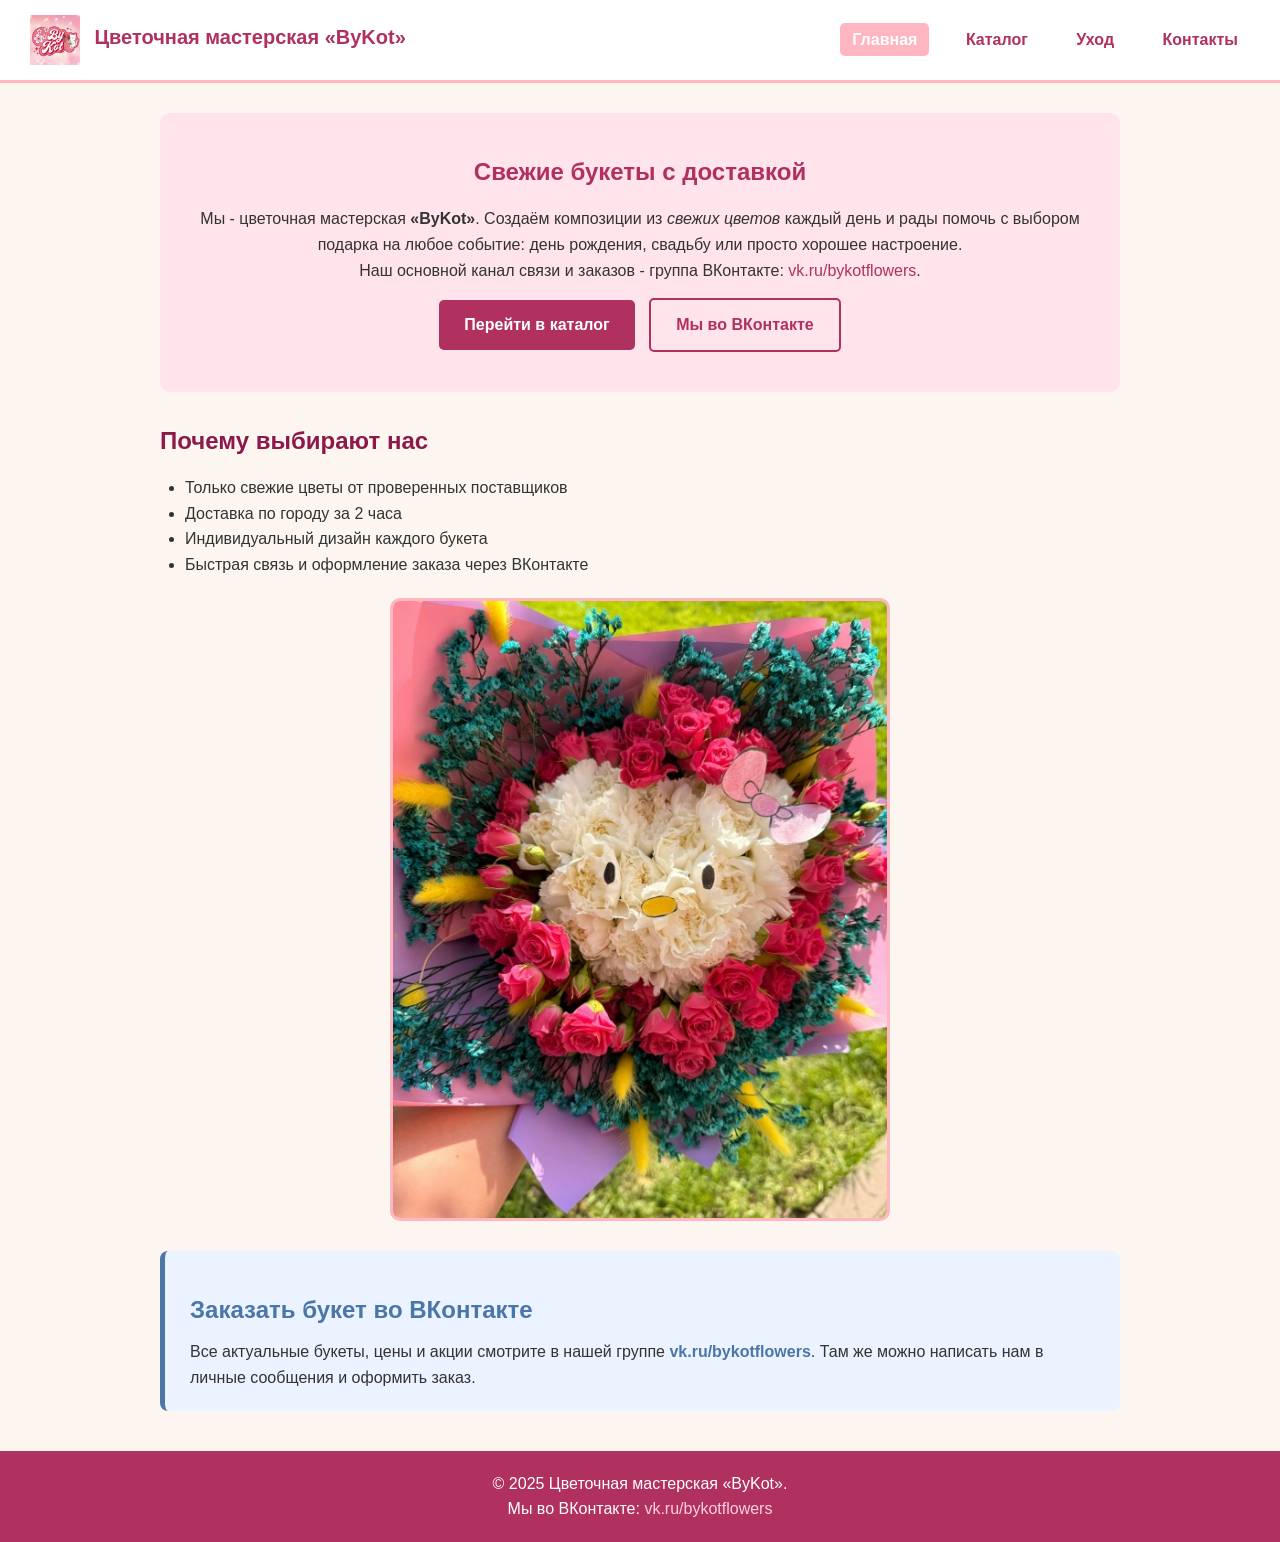
<file: lab2/index.html>
<!DOCTYPE html>
<html lang="ru">
<head>
    <meta charset="UTF-8">
    <meta name="viewport" content="width=device-width, initial-scale=1.0">
    <title>Цветочная мастерская «ByKot» — Главная</title>
    <link rel="stylesheet" href="style.css">
</head>
<body>

    <header class="site-header">
        <div class="logo">
            <img src="images/logo.jpg" alt="Логотип цветочной мастерской «ByKot»">
            <span>Цветочная мастерская «ByKot»</span>
        </div>
        <nav class="main-nav">
            <a href="index.html" class="active">Главная</a>
            <a href="catalog.html">Каталог</a>
            <a href="care.html">Уход</a>
            <a href="contacts.html">Контакты</a>
        </nav>
    </header>

    <main>
        <section class="hero">
            <h1>Свежие букеты с доставкой</h1>
            <p>
                Мы - цветочная мастерская <strong>«ByKot»</strong>.
                Создаём композиции из <em>свежих цветов</em> каждый день
                и рады помочь с выбором подарка на любое событие:
                день рождения, свадьбу или просто хорошее настроение.
            </p>
            <p>
                Наш основной канал связи и заказов - группа ВКонтакте:
                <a href="https://vk.ru/bykotflowers" target="_blank">vk.ru/bykotflowers</a>.
            </p>
            <a href="catalog.html" class="btn">Перейти в каталог</a>
            <a href="https://vk.ru/bykotflowers" target="_blank" class="btn btn-outline">Мы во ВКонтакте</a>
        </section>

        <section class="about">
            <h2>Почему выбирают нас</h2>
            <ul>
                <li>Только свежие цветы от проверенных поставщиков</li>
                <li>Доставка по городу за 2 часа</li>
                <li>Индивидуальный дизайн каждого букета</li>
                <li>Быстрая связь и оформление заказа через ВКонтакте</li>
            </ul>
            <img src="images/bouquet1.jpg" alt="Букет 'Hello Kitty'" class="about-img">
        </section>

        <section class="vk-block">
            <h2>Заказать букет во ВКонтакте</h2>
            <p>
                Все актуальные букеты, цены и акции смотрите в нашей группе
                <a href="https://vk.ru/bykotflowers" target="_blank">vk.ru/bykotflowers</a>.
                Там же можно написать нам в личные сообщения и оформить заказ.
            </p>
        </section>
    </main>

    <footer class="site-footer">
        <p>&copy; 2025 Цветочная мастерская «ByKot».</p>
        <p>
            Мы во ВКонтакте:
            <a href="https://vk.ru/bykotflowers" target="_blank">vk.ru/bykotflowers</a>
        </p>
    </footer>

</body>
</html>
</file>
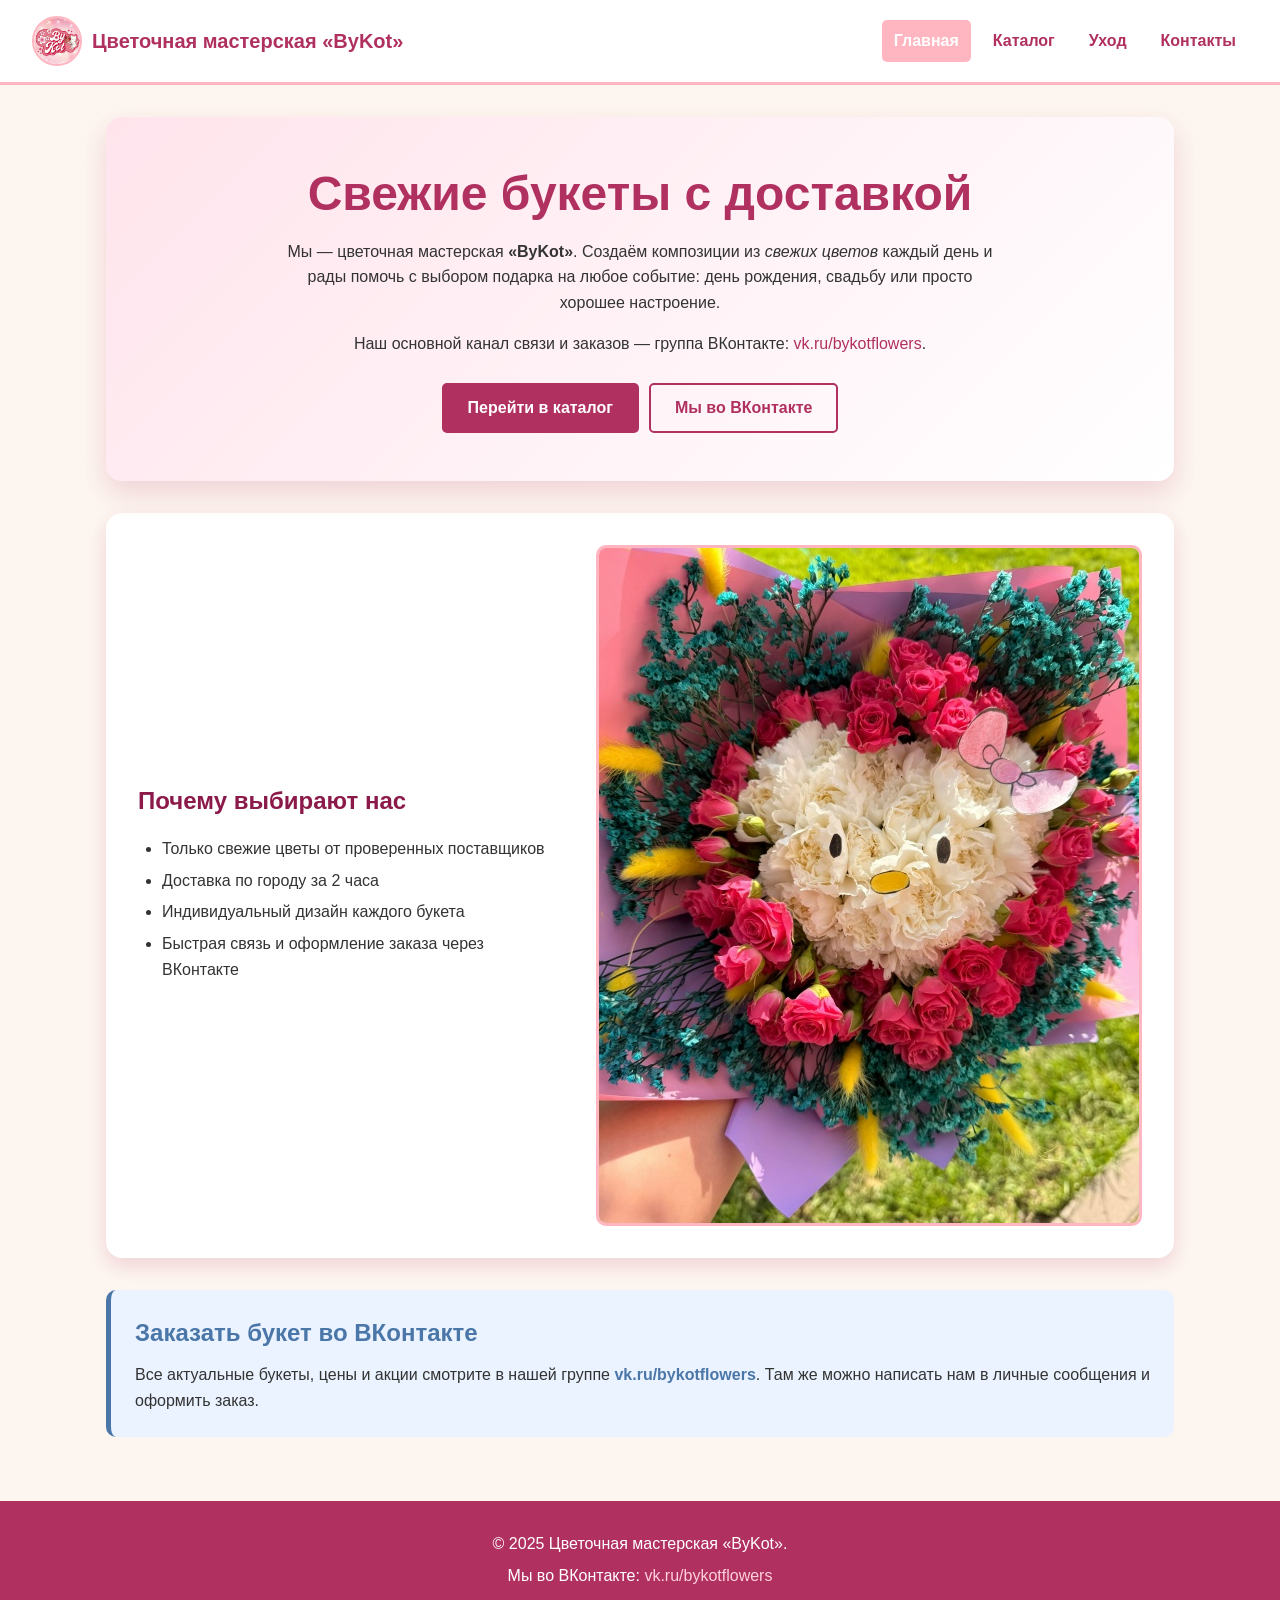
<file: lab4/index.html>
<!DOCTYPE html>
<html lang="ru">
<head>
    <meta charset="UTF-8">
    <meta name="viewport" content="width=device-width, initial-scale=1.0">
    <title>Цветочная мастерская «ByKot» — Главная</title>
    <link rel="stylesheet" href="style.css">
</head>
<body>

    <header class="header">
        <div class="header__logo logo">
            <img class="logo__image" src="images/logo.jpg" alt="Логотип цветочной мастерской «ByKot»">
            <span class="logo__text">Цветочная мастерская «ByKot»</span>
        </div>
        <nav class="nav" aria-label="Основная навигация">
            <a href="index.html" class="nav__link nav__link--active">Главная</a>
            <a href="catalog.html" class="nav__link">Каталог</a>
            <a href="care.html" class="nav__link">Уход</a>
            <a href="contacts.html" class="nav__link">Контакты</a>
        </nav>
    </header>

    <main class="main main--home">
        <section class="hero">
            <div class="hero__petals" aria-hidden="true">
                <span class="hero__petal hero__petal--1"></span>
                <span class="hero__petal hero__petal--2"></span>
                <span class="hero__petal hero__petal--3"></span>
                <span class="hero__petal hero__petal--4"></span>
                <span class="hero__petal hero__petal--5"></span>
            </div>

            <h1 class="hero__title">Свежие букеты с доставкой</h1>
            <p class="hero__text">
                Мы — цветочная мастерская <strong>«ByKot»</strong>.
                Создаём композиции из <em>свежих цветов</em> каждый день
                и рады помочь с выбором подарка на любое событие:
                день рождения, свадьбу или просто хорошее настроение.
            </p>
            <p class="hero__text">
                Наш основной канал связи и заказов — группа ВКонтакте:
                <a href="https://vk.ru/bykotflowers" target="_blank">vk.ru/bykotflowers</a>.
            </p>
            <div class="hero__actions">
                <a href="catalog.html" class="button button--primary">Перейти в каталог</a>
                <a href="https://vk.ru/bykotflowers" target="_blank" class="button button--outline">Мы во ВКонтакте</a>
            </div>
        </section>

        <section class="about">
            <div class="about__content">
                <h2 class="about__title">Почему выбирают нас</h2>
                <ul class="about__list">
                    <li class="about__item">Только свежие цветы от проверенных поставщиков</li>
                    <li class="about__item">Доставка по городу за 2 часа</li>
                    <li class="about__item">Индивидуальный дизайн каждого букета</li>
                    <li class="about__item">Быстрая связь и оформление заказа через ВКонтакте</li>
                </ul>
            </div>
            <img src="images/bouquet1.jpg" alt="Букет «Hello Kitty»" class="about__image">
        </section>

        <section class="vk-block">
            <h2 class="vk-block__title">Заказать букет во ВКонтакте</h2>
            <p class="vk-block__text">
                Все актуальные букеты, цены и акции смотрите в нашей группе
                <a href="https://vk.ru/bykotflowers" target="_blank">vk.ru/bykotflowers</a>.
                Там же можно написать нам в личные сообщения и оформить заказ.
            </p>
        </section>
    </main>

    <footer class="footer">
        <p class="footer__text">&copy; 2025 Цветочная мастерская «ByKot».</p>
        <p class="footer__text">
            Мы во ВКонтакте:
            <a class="footer__link" href="https://vk.ru/bykotflowers" target="_blank">vk.ru/bykotflowers</a>
        </p>
    </footer>

</body>
</html>
</file>
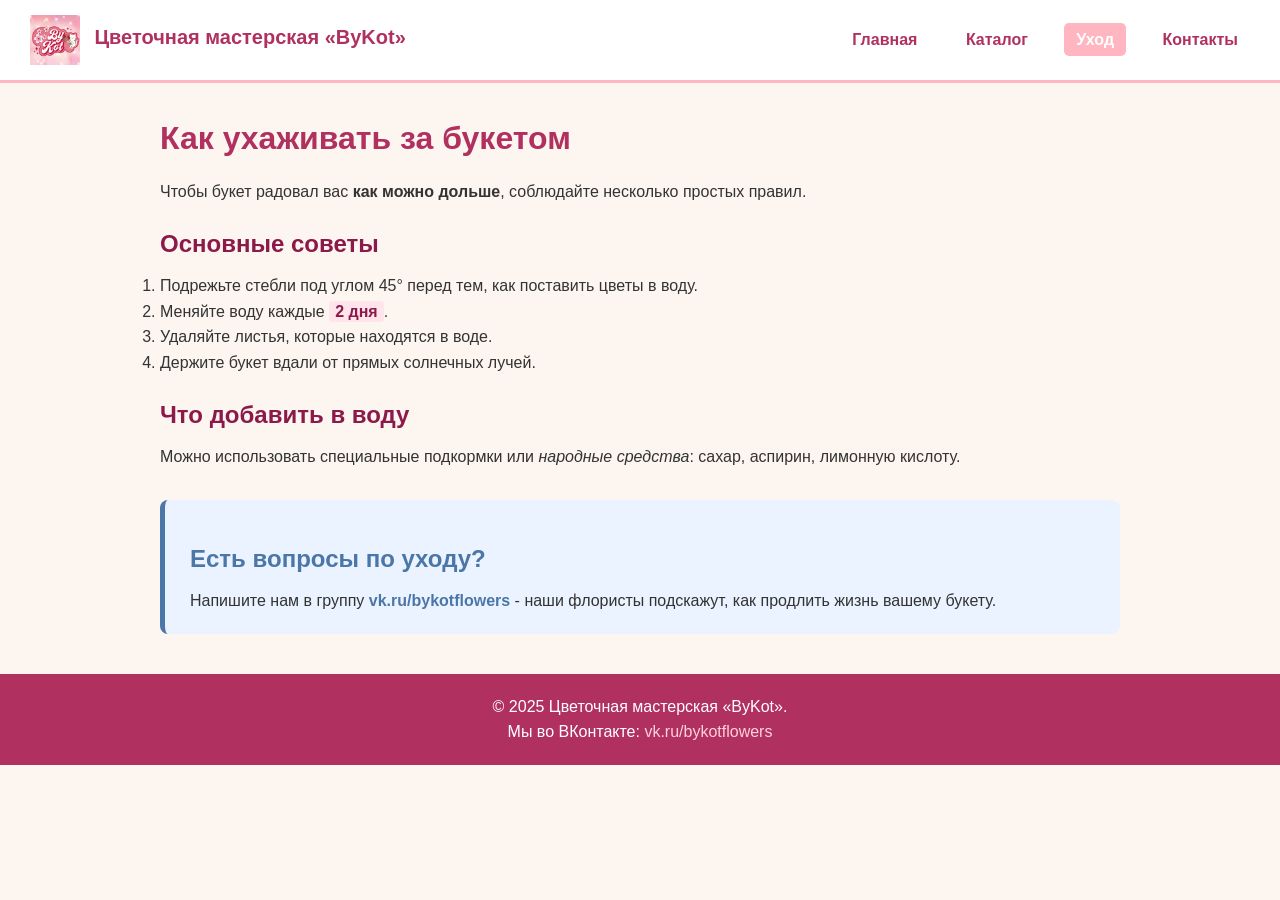
<file: lab2/care.html>
<!DOCTYPE html>
<html lang="ru">
<head>
    <meta charset="UTF-8">
    <meta name="viewport" content="width=device-width, initial-scale=1.0">
    <title>Уход за букетом — Цветочная мастерская «ByKot»</title>
    <link rel="stylesheet" href="style.css">
</head>
<body>

    <header class="site-header">
        <div class="logo">
            <img src="images/logo.jpg" alt="Логотип цветочной мастерской «ByKot»">
            <span>Цветочная мастерская «ByKot»</span>
        </div>
        <nav class="main-nav">
            <a href="index.html">Главная</a>
            <a href="catalog.html">Каталог</a>
            <a href="care.html" class="active">Уход</a>
            <a href="contacts.html">Контакты</a>
        </nav>
    </header>

    <main>
        <h1>Как ухаживать за букетом</h1>
        <p>
            Чтобы букет радовал вас <strong>как можно дольше</strong>,
            соблюдайте несколько простых правил.
        </p>

        <h2>Основные советы</h2>
        <ol>
            <li>Подрежьте стебли под углом 45° перед тем, как поставить цветы в воду.</li>
            <li>Меняйте воду каждые <span class="highlight">2 дня</span>.</li>
            <li>Удаляйте листья, которые находятся в воде.</li>
            <li>Держите букет вдали от прямых солнечных лучей.</li>
        </ol>

        <h2>Что добавить в воду</h2>
        <p>
            Можно использовать специальные подкормки или
            <em>народные средства</em>: сахар, аспирин, лимонную кислоту.
        </p>


        <section class="vk-block">
            <h2>Есть вопросы по уходу?</h2>
            <p>
                Напишите нам в группу
                <a href="https://vk.ru/bykotflowers" target="_blank">vk.ru/bykotflowers</a> -
                наши флористы подскажут, как продлить жизнь вашему букету.
            </p>
        </section>
    </main>

    <footer class="site-footer">
        <p>&copy; 2025 Цветочная мастерская «ByKot».</p>
        <p>
            Мы во ВКонтакте:
            <a href="https://vk.ru/bykotflowers" target="_blank">vk.ru/bykotflowers</a>
        </p>
    </footer>

</body>
</html>
</file>
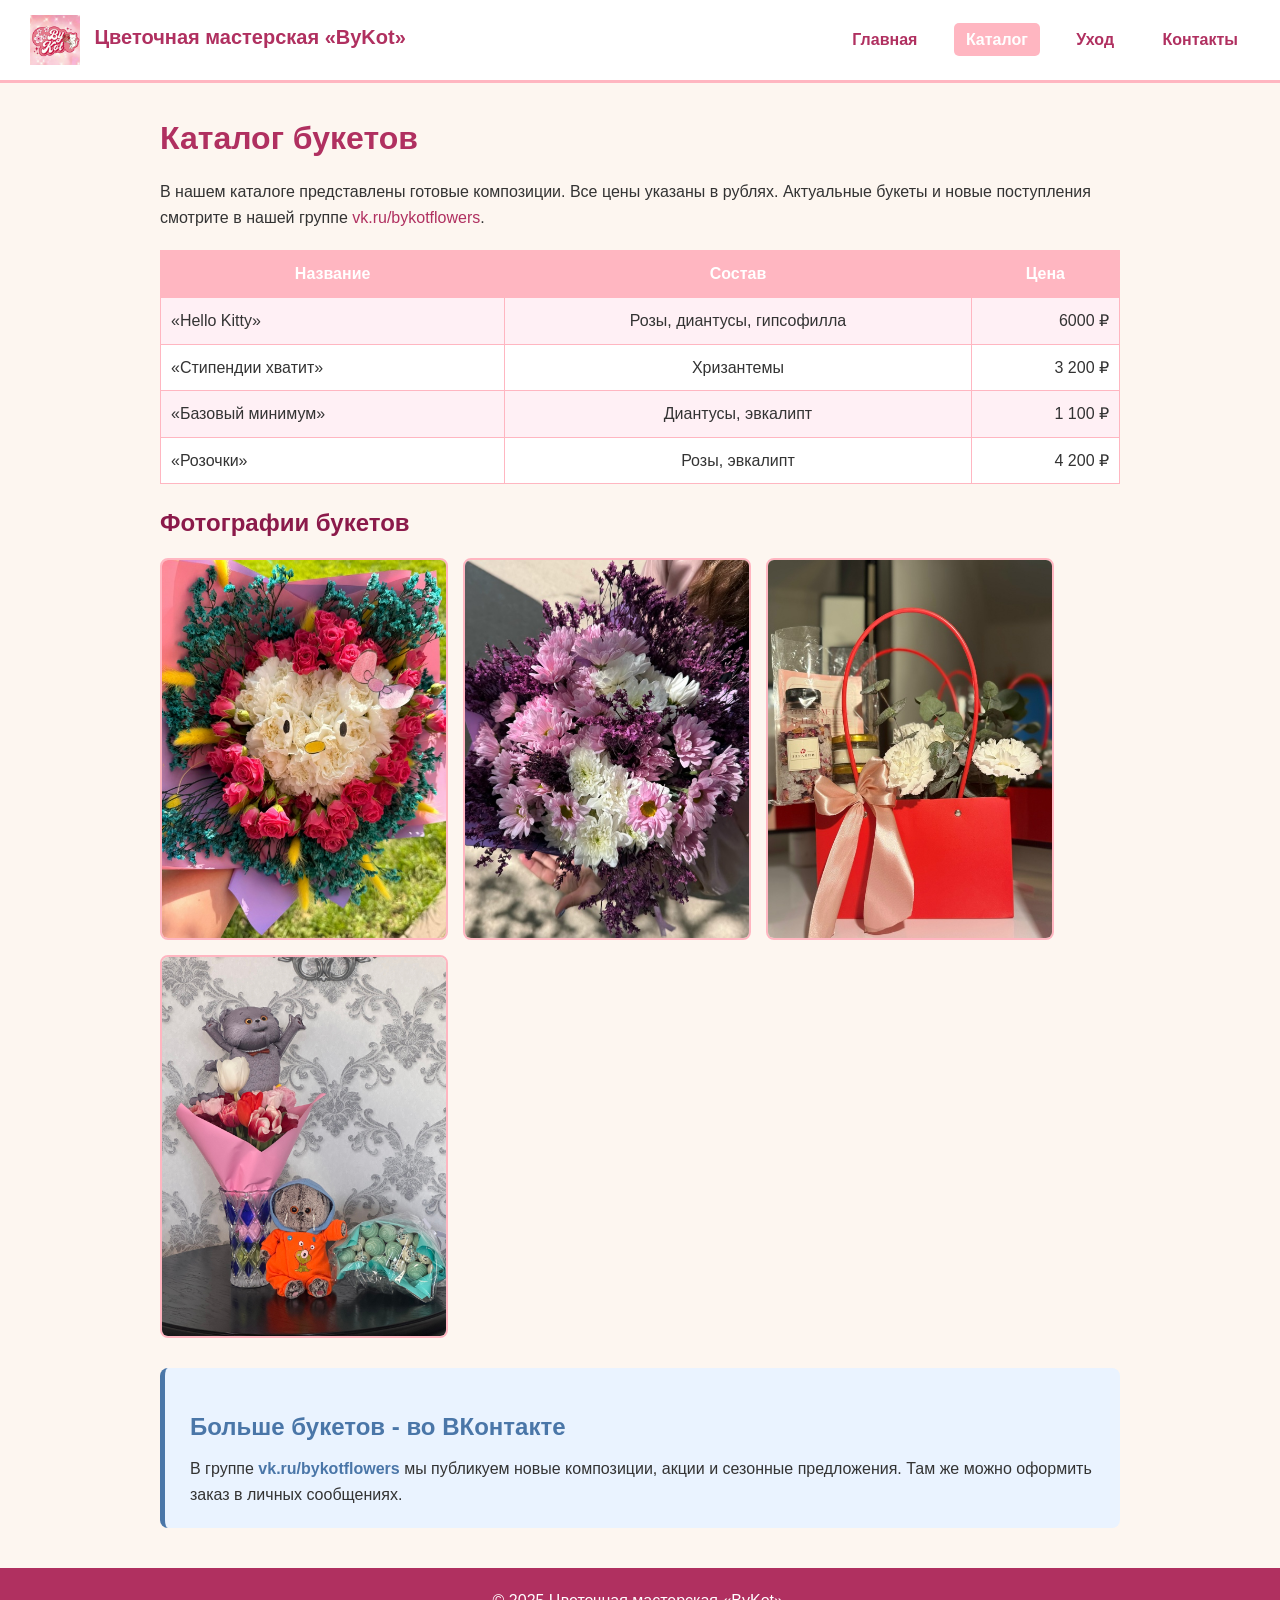
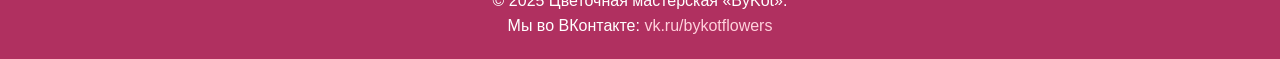
<file: lab2/catalog.html>
<!DOCTYPE html>
<html lang="ru">
<head>
    <meta charset="UTF-8">
    <meta name="viewport" content="width=device-width, initial-scale=1.0">
    <title>Каталог — Цветочная мастерская «ByKot»</title>
    <link rel="stylesheet" href="style.css">
</head>
<body>

    <header class="site-header">
        <div class="logo">
            <img src="images/logo.jpg" alt="Логотип цветочной мастерской «ByKot»">
            <span>Цветочная мастерская «ByKot»</span>
        </div>
        <nav class="main-nav">
            <a href="index.html">Главная</a>
            <a href="catalog.html" class="active">Каталог</a>
            <a href="care.html">Уход</a>
            <a href="contacts.html">Контакты</a>
        </nav>
    </header>

    <main>
        <h1>Каталог букетов</h1>
        <p>
            В нашем каталоге представлены готовые композиции.
            Все цены указаны в рублях. Актуальные букеты и новые поступления
            смотрите в нашей группе
            <a href="https://vk.ru/bykotflowers" target="_blank">vk.ru/bykotflowers</a>.
        </p>

        <table class="price-table">
            <tr>
                <th>Название</th>
                <th>Состав</th>
                <th>Цена</th>
            </tr>
            <tr>
                <td>«Hello Kitty»</td>
                <td>Розы, диантусы, гипсофилла</td>
                <td>6000 ₽</td>
            </tr>
            <tr>
                <td>«Стипендии хватит»</td>
                <td>Хризантемы</td>
                <td>3 200 ₽</td>
            </tr>
            <tr>
                <td>«Базовый минимум»</td>
                <td>Диантусы, эвкалипт</td>
                <td>1 100 ₽</td>
            </tr>
            <tr>
                <td>«Розочки»</td>
                <td>Розы, эвкалипт</td>
                <td>4 200 ₽</td>
            </tr>
        </table>

        <h2>Фотографии букетов</h2>
        <div class="gallery">
            <img src="images/bouquet1.jpg" alt="Букет 'Hello Kitty'">
            <img src="images/bouquet2.jpg" alt="Букет пионов «Стипендии хватит»">
            <img src="images/bouquet3.jpg" alt="Букет подсолнухов «Базовый минимум»">
            <img src="images/bouquet4.jpg" alt="Букет подсолнухов «Розочки»">
        </div>

        <section class="vk-block">
            <h2>Больше букетов - во ВКонтакте</h2>
            <p>
                В группе <a href="https://vk.ru/bykotflowers" target="_blank">vk.ru/bykotflowers</a>
                мы публикуем новые композиции, акции и сезонные предложения.
                Там же можно оформить заказ в личных сообщениях.
            </p>
        </section>
    </main>

    <footer class="site-footer">
        <p>&copy; 2025 Цветочная мастерская «ByKot».</p>
        <p>
            Мы во ВКонтакте:
            <a href="https://vk.ru/bykotflowers" target="_blank">vk.ru/bykotflowers</a>
        </p>
    </footer>

</body>
</html>
</file>
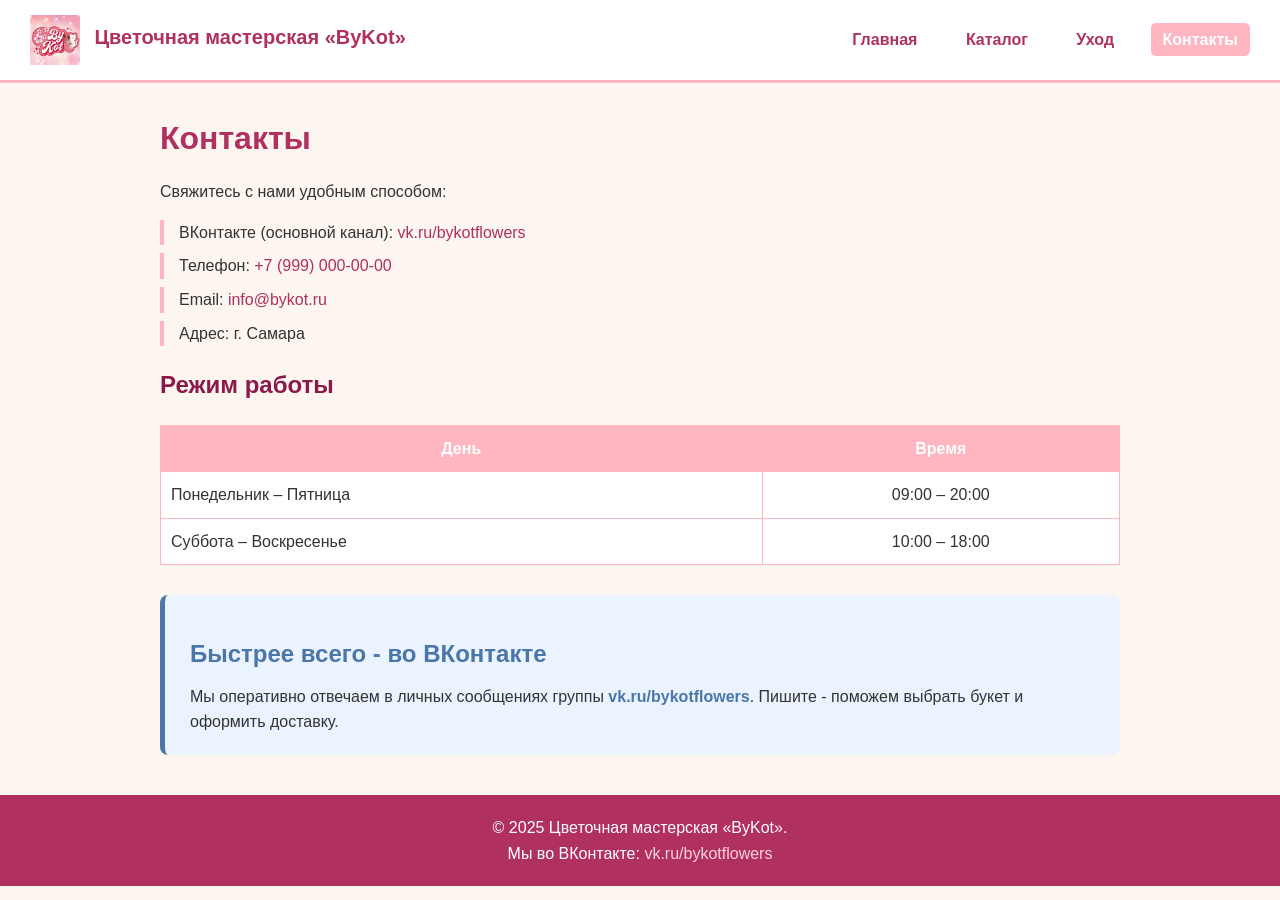
<file: lab2/contacts.html>
<!DOCTYPE html>
<html lang="ru">
<head>
    <meta charset="UTF-8">
    <meta name="viewport" content="width=device-width, initial-scale=1.0">
    <title>Контакты — Цветочная мастерская «ByKot»</title>
    <link rel="stylesheet" href="style.css">
</head>
<body>

    <header class="site-header">
        <div class="logo">
            <img src="images/logo.jpg" alt="Логотип цветочной мастерской «ByKot»">
            <span>Цветочная мастерская «ByKot»</span>
        </div>
        <nav class="main-nav">
            <a href="index.html">Главная</a>
            <a href="catalog.html">Каталог</a>
            <a href="care.html">Уход</a>
            <a href="contacts.html" class="active">Контакты</a>
        </nav>
    </header>

    <main>
        <h1>Контакты</h1>
        <p>Свяжитесь с нами удобным способом:</p>

        <ul class="contacts-list">
            <li>
                ВКонтакте (основной канал):
                <a href="https://vk.ru/bykotflowers" target="_blank">vk.ru/bykotflowers</a>
            </li>
            <li>Телефон: <a href="tel:+79990000000">+7 (999) 000-00-00</a></li>
            <li>Email: <a href="mailto:info@bykot.ru">info@bykot.ru</a></li>
            <li>Адрес: г. Самара</li>
        </ul>

        <h2>Режим работы</h2>
        <table class="work-table">
            <tr>
                <th>День</th>
                <th>Время</th>
            </tr>
            <tr>
                <td>Понедельник – Пятница</td>
                <td>09:00 – 20:00</td>
            </tr>
            <tr>
                <td>Суббота – Воскресенье</td>
                <td>10:00 – 18:00</td>
            </tr>
        </table>

        <section class="vk-block">
            <h2>Быстрее всего - во ВКонтакте</h2>
            <p>
                Мы оперативно отвечаем в личных сообщениях группы
                <a href="https://vk.ru/bykotflowers" target="_blank">vk.ru/bykotflowers</a>.
                Пишите - поможем выбрать букет и оформить доставку.
            </p>
        </section>
    </main>

    <footer class="site-footer">
        <p>&copy; 2025 Цветочная мастерская «ByKot».</p>
        <p>
            Мы во ВКонтакте:
            <a href="https://vk.ru/bykotflowers" target="_blank">vk.ru/bykotflowers</a>
        </p>
    </footer>

</body>
</html>
</file>
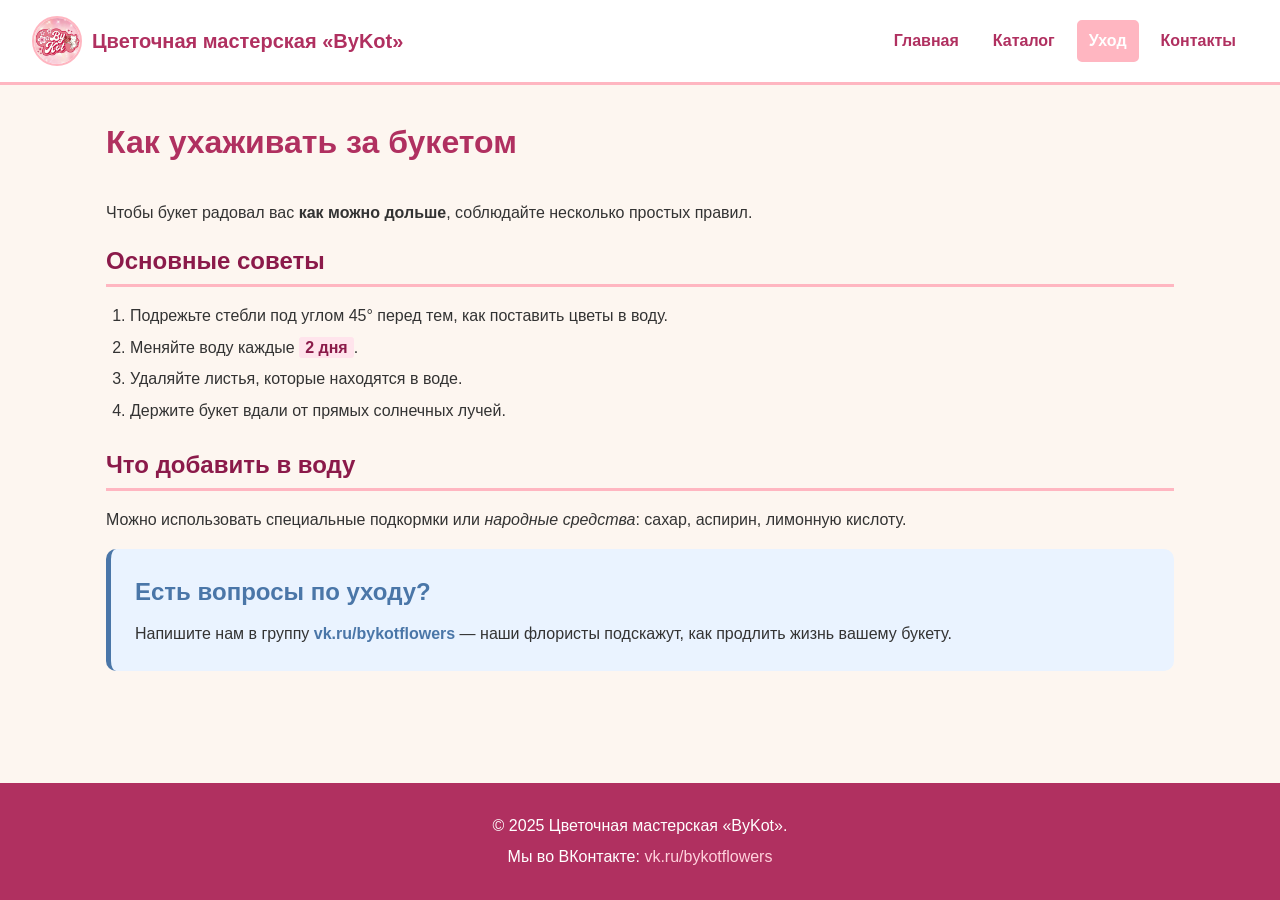
<file: lab4/care.html>
<!DOCTYPE html>
<html lang="ru">
<head>
    <meta charset="UTF-8">
    <meta name="viewport" content="width=device-width, initial-scale=1.0">
    <title>Уход за букетом — Цветочная мастерская «ByKot»</title>
    <link rel="stylesheet" href="style.css">
</head>
<body>

    <header class="header">
        <div class="header__logo logo">
            <img class="logo__image" src="images/logo.jpg" alt="Логотип цветочной мастерской «ByKot»">
            <span class="logo__text">Цветочная мастерская «ByKot»</span>
        </div>
        <nav class="nav" aria-label="Основная навигация">
            <a href="index.html" class="nav__link">Главная</a>
            <a href="catalog.html" class="nav__link">Каталог</a>
            <a href="care.html" class="nav__link nav__link--active">Уход</a>
            <a href="contacts.html" class="nav__link">Контакты</a>
        </nav>
    </header>

    <main class="main main--care">
        <h1 class="page-title">Как ухаживать за букетом</h1>

        <section class="care">
            <p class="care__text">
                Чтобы букет радовал вас <strong>как можно дольше</strong>,
                соблюдайте несколько простых правил.
            </p>

            <h2 class="care__title">Основные советы</h2>
            <ol class="care__list">
                <li class="care__item">Подрежьте стебли под углом 45° перед тем, как поставить цветы в воду.</li>
                <li class="care__item">Меняйте воду каждые <span class="care__highlight">2 дня</span>.</li>
                <li class="care__item">Удаляйте листья, которые находятся в воде.</li>
                <li class="care__item">Держите букет вдали от прямых солнечных лучей.</li>
            </ol>

            <h2 class="care__title">Что добавить в воду</h2>
            <p class="care__text">
                Можно использовать специальные подкормки или
                <em>народные средства</em>: сахар, аспирин, лимонную кислоту.
            </p>
        </section>

        <section class="vk-block">
            <h2 class="vk-block__title">Есть вопросы по уходу?</h2>
            <p class="vk-block__text">
                Напишите нам в группу
                <a href="https://vk.ru/bykotflowers" target="_blank">vk.ru/bykotflowers</a> —
                наши флористы подскажут, как продлить жизнь вашему букету.
            </p>
        </section>
    </main>

    <footer class="footer">
        <p class="footer__text">&copy; 2025 Цветочная мастерская «ByKot».</p>
        <p class="footer__text">
            Мы во ВКонтакте:
            <a class="footer__link" href="https://vk.ru/bykotflowers" target="_blank">vk.ru/bykotflowers</a>
        </p>
    </footer>

</body>
</html>
</file>
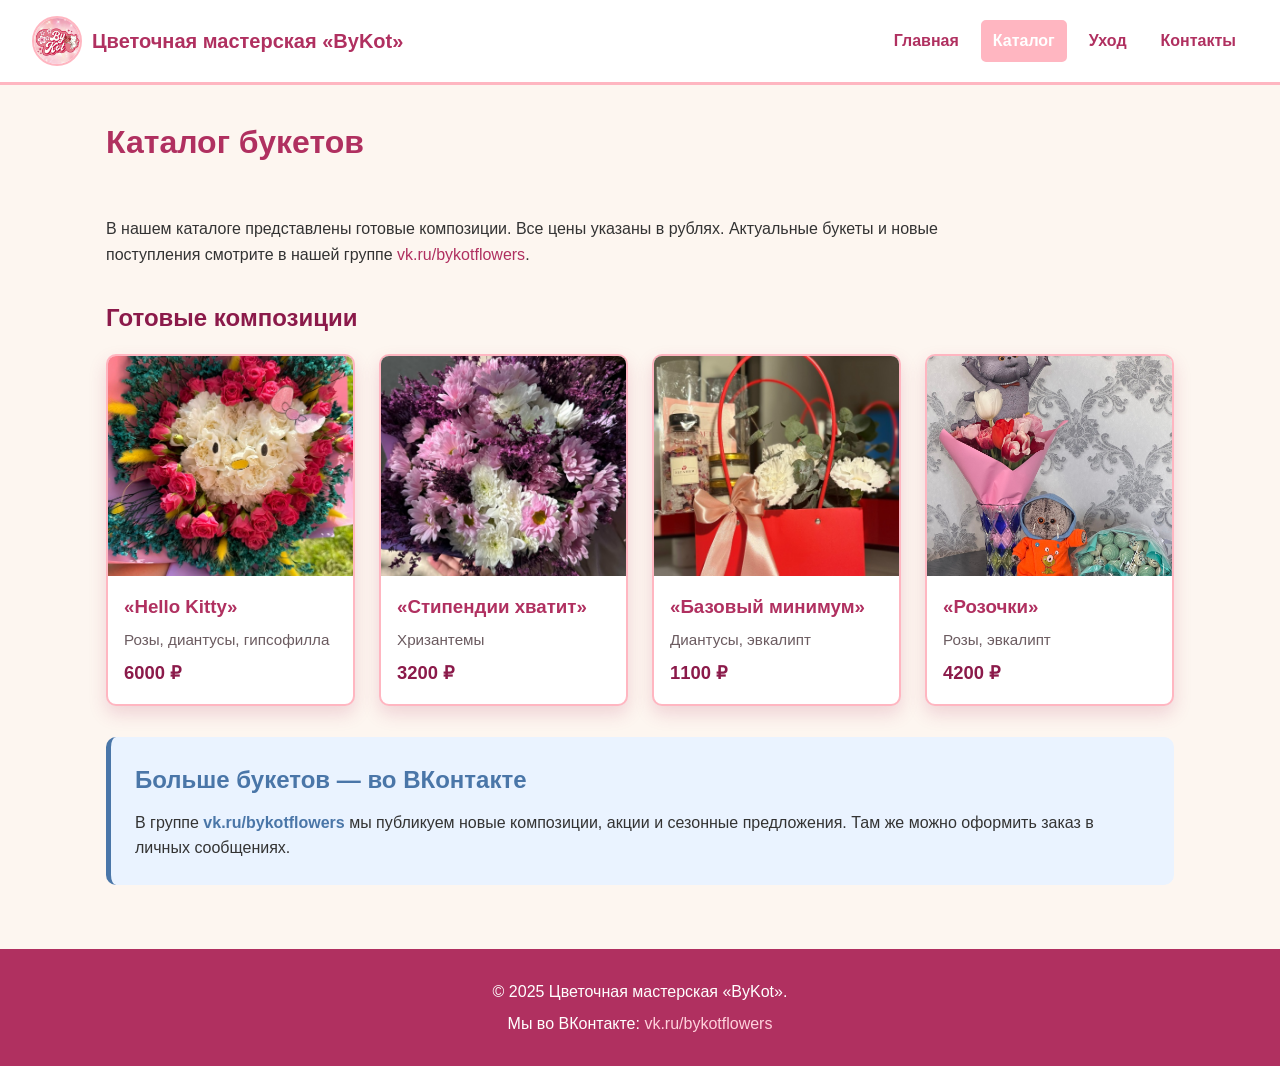
<file: lab4/catalog.html>
<!DOCTYPE html>
<html lang="ru">
<head>
    <meta charset="UTF-8">
    <meta name="viewport" content="width=device-width, initial-scale=1.0">
    <title>Каталог — Цветочная мастерская «ByKot»</title>
    <link rel="stylesheet" href="style.css">
</head>
<body>

    <header class="header">
        <div class="header__logo logo">
            <img class="logo__image" src="images/logo.jpg" alt="Логотип цветочной мастерской «ByKot»">
            <span class="logo__text">Цветочная мастерская «ByKot»</span>
        </div>
        <nav class="nav" aria-label="Основная навигация">
            <a href="index.html" class="nav__link">Главная</a>
            <a href="catalog.html" class="nav__link nav__link--active">Каталог</a>
            <a href="care.html" class="nav__link">Уход</a>
            <a href="contacts.html" class="nav__link">Контакты</a>
        </nav>
    </header>

    <main class="main main--catalog">
        <h1 class="page-title">Каталог букетов</h1>
        <p class="catalog__intro">
            В нашем каталоге представлены готовые композиции.
            Все цены указаны в рублях. Актуальные букеты и новые поступления
            смотрите в нашей группе
            <a href="https://vk.ru/bykotflowers" target="_blank">vk.ru/bykotflowers</a>.
        </p>

        <section class="catalog" aria-labelledby="catalog-title">
            <h2 class="catalog__title" id="catalog-title">Готовые композиции</h2>

            <div class="catalog__grid">
                <article class="bouquet-card">
                    <img src="images/bouquet1.jpg" alt="Букет «Hello Kitty»" class="bouquet-card__image">
                    <div class="bouquet-card__body">
                        <h3 class="bouquet-card__title">«Hello Kitty»</h3>
                        <p class="bouquet-card__composition">Розы, диантусы, гипсофилла</p>
                        <p class="bouquet-card__price">6000 ₽</p>
                    </div>
                </article>

                <article class="bouquet-card">
                    <img src="images/bouquet2.jpg" alt="Букет «Стипендии хватит»" class="bouquet-card__image">
                    <div class="bouquet-card__body">
                        <h3 class="bouquet-card__title">«Стипендии хватит»</h3>
                        <p class="bouquet-card__composition">Хризантемы</p>
                        <p class="bouquet-card__price">3200 ₽</p>
                    </div>
                </article>

                <article class="bouquet-card">
                    <img src="images/bouquet3.jpg" alt="Букет «Базовый минимум»" class="bouquet-card__image">
                    <div class="bouquet-card__body">
                        <h3 class="bouquet-card__title">«Базовый минимум»</h3>
                        <p class="bouquet-card__composition">Диантусы, эвкалипт</p>
                        <p class="bouquet-card__price">1100 ₽</p>
                    </div>
                </article>

                <article class="bouquet-card">
                    <img src="images/bouquet4.jpg" alt="Букет «Розочки»" class="bouquet-card__image">
                    <div class="bouquet-card__body">
                        <h3 class="bouquet-card__title">«Розочки»</h3>
                        <p class="bouquet-card__composition">Розы, эвкалипт</p>
                        <p class="bouquet-card__price">4200 ₽</p>
                    </div>
                </article>
            </div>
        </section>

        <section class="vk-block">
            <h2 class="vk-block__title">Больше букетов — во ВКонтакте</h2>
            <p class="vk-block__text">
                В группе <a href="https://vk.ru/bykotflowers" target="_blank">vk.ru/bykotflowers</a>
                мы публикуем новые композиции, акции и сезонные предложения.
                Там же можно оформить заказ в личных сообщениях.
            </p>
        </section>
    </main>

    <footer class="footer">
        <p class="footer__text">&copy; 2025 Цветочная мастерская «ByKot».</p>
        <p class="footer__text">
            Мы во ВКонтакте:
            <a class="footer__link" href="https://vk.ru/bykotflowers" target="_blank">vk.ru/bykotflowers</a>
        </p>
    </footer>

</body>
</html>
</file>
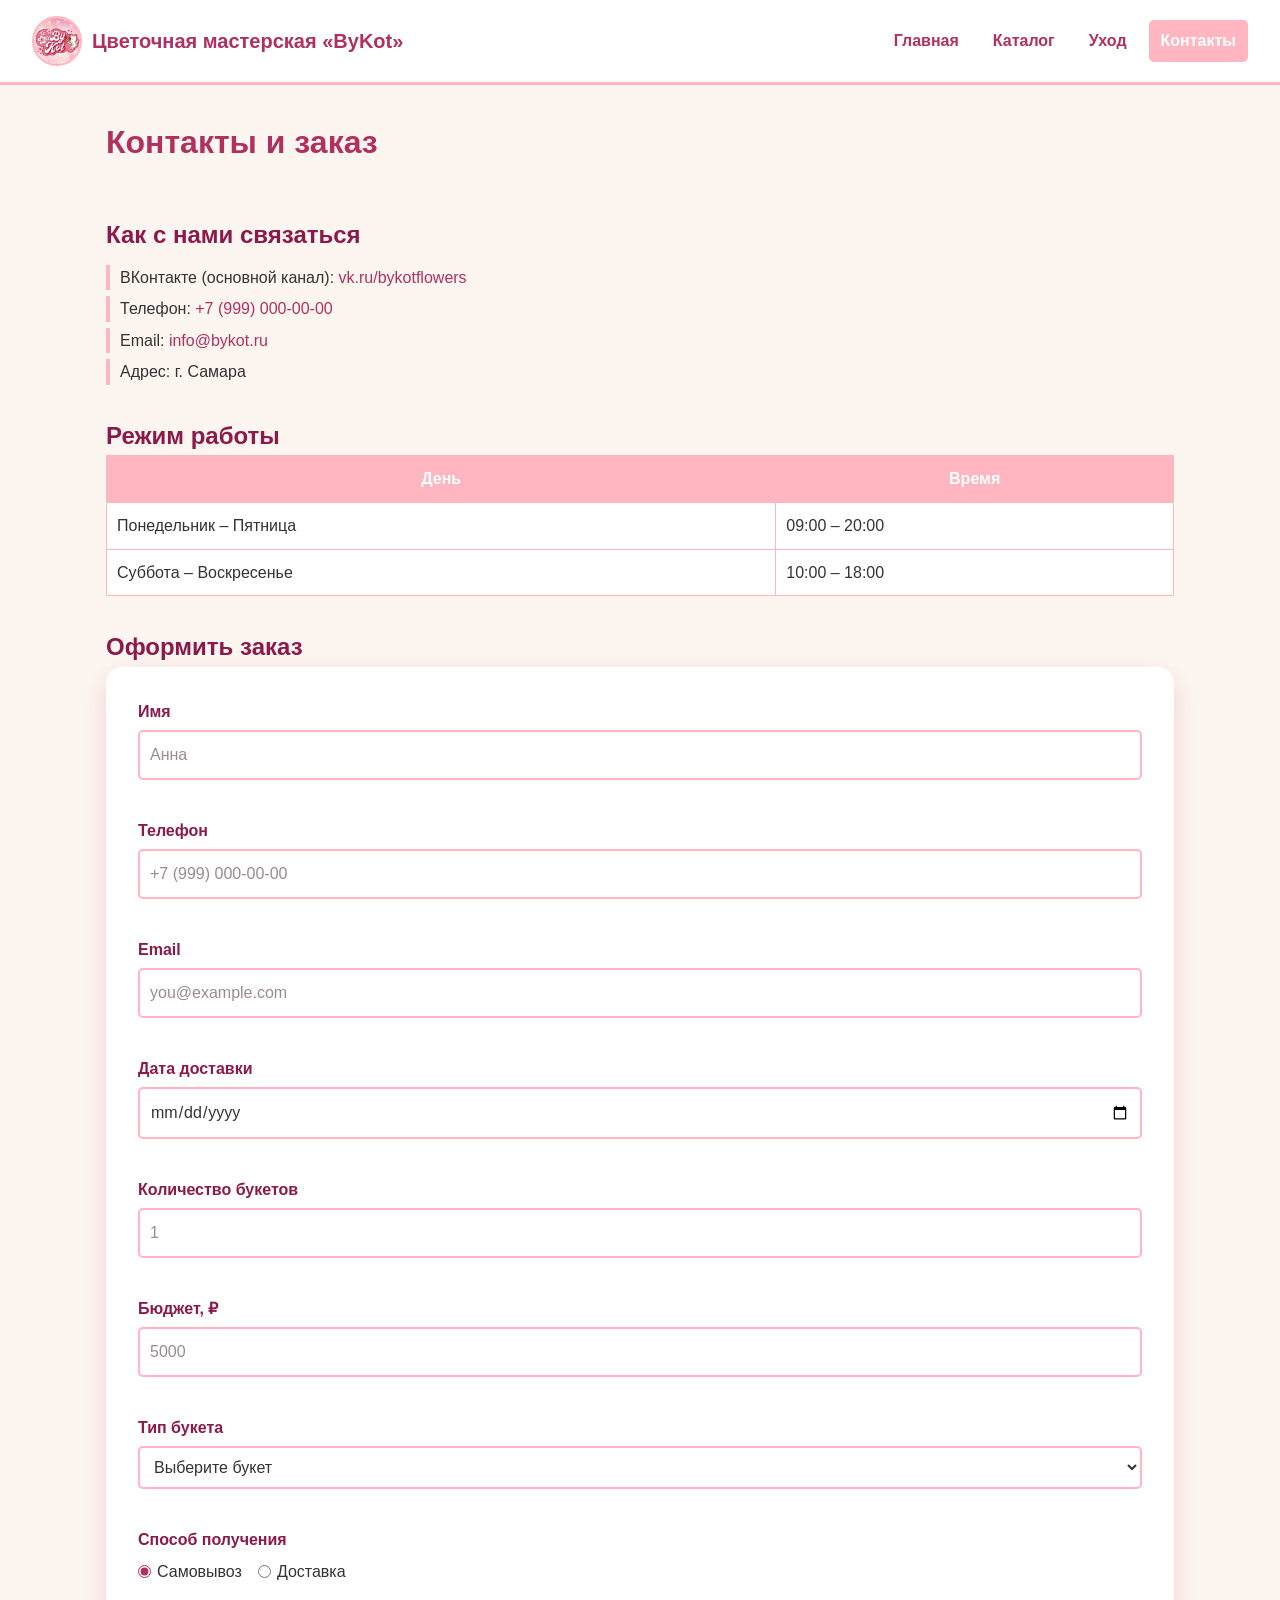
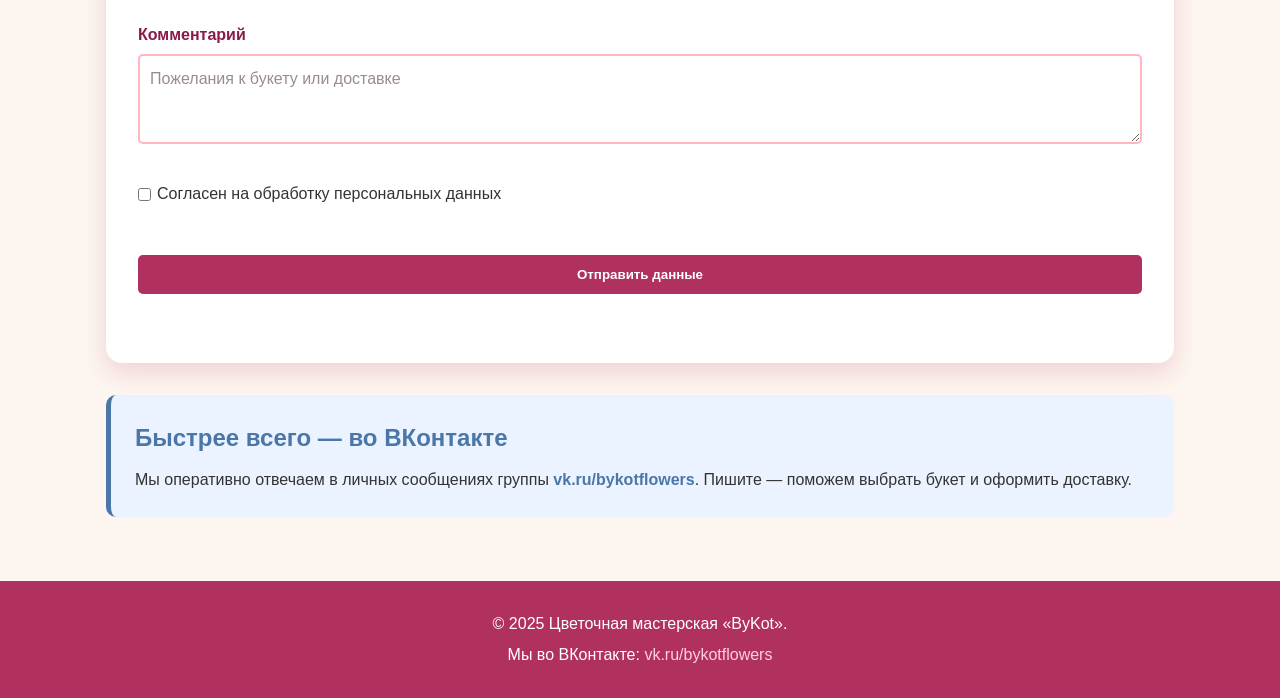
<file: lab4/contacts.html>
<!DOCTYPE html>
<html lang="ru">
<head>
    <meta charset="UTF-8">
    <meta name="viewport" content="width=device-width, initial-scale=1.0">
    <title>Контакты и заказ — Цветочная мастерская «ByKot»</title>
    <link rel="stylesheet" href="style.css">
    <script src="script.js" defer></script>
</head>
<body>

    <header class="header">
        <div class="header__logo logo">
            <img class="logo__image" src="images/logo.jpg" alt="Логотип цветочной мастерской «ByKot»">
            <span class="logo__text">Цветочная мастерская «ByKot»</span>
        </div>
        <nav class="nav" aria-label="Основная навигация">
            <a href="index.html" class="nav__link">Главная</a>
            <a href="catalog.html" class="nav__link">Каталог</a>
            <a href="care.html" class="nav__link">Уход</a>
            <a href="contacts.html" class="nav__link nav__link--active">Контакты</a>
        </nav>
    </header>

    <main class="main main--contacts">
        <h1 class="page-title">Контакты и заказ</h1>

        <section class="contacts" aria-labelledby="contacts-title">
            <h2 class="contacts__title" id="contacts-title">Как с нами связаться</h2>
            <ul class="contacts__list">
                <li class="contacts__item">
                    ВКонтакте (основной канал):
                    <a href="https://vk.ru/bykotflowers" target="_blank">vk.ru/bykotflowers</a>
                </li>
                <li class="contacts__item">Телефон: <a href="tel:+79990000000">+7 (999) 000-00-00</a></li>
                <li class="contacts__item">Email: <a href="mailto:info@bykot.ru">info@bykot.ru</a></li>
                <li class="contacts__item">Адрес: г. Самара</li>
            </ul>
        </section>

        <section aria-labelledby="work-title">
            <h2 class="contacts__title" id="work-title">Режим работы</h2>
            <table class="work-table">
                <tr>
                    <th>День</th>
                    <th>Время</th>
                </tr>
                <tr>
                    <td>Понедельник – Пятница</td>
                    <td>09:00 – 20:00</td>
                </tr>
                <tr>
                    <td>Суббота – Воскресенье</td>
                    <td>10:00 – 18:00</td>
                </tr>
            </table>
        </section>

        <section aria-labelledby="order-title">
            <h2 class="contacts__title" id="order-title">Оформить заказ</h2>

            <form class="order-form" id="orderForm" action="#" method="post" novalidate>
                <div class="form__field">
                    <label class="form__label" for="name">Имя</label>
                    <input class="form__input" id="name" name="name" type="text"
                           placeholder="Анна" autocomplete="name">
                    <span class="form__error" data-error-for="name" aria-live="polite"></span>
                </div>

                <div class="form__field">
                    <label class="form__label" for="phone">Телефон</label>
                    <input class="form__input" id="phone" name="phone" type="tel"
                           placeholder="+7 (999) 000-00-00" autocomplete="tel">
                    <span class="form__error" data-error-for="phone" aria-live="polite"></span>
                </div>

                <div class="form__field">
                    <label class="form__label" for="email">Email</label>
                    <input class="form__input" id="email" name="email" type="email"
                           placeholder="you@example.com" autocomplete="email">
                    <span class="form__error" data-error-for="email" aria-live="polite"></span>
                </div>

                <div class="form__field">
                    <label class="form__label" for="deliveryDate">Дата доставки</label>
                    <input class="form__input" id="deliveryDate" name="deliveryDate" type="date">
                    <span class="form__error" data-error-for="deliveryDate" aria-live="polite"></span>
                </div>

                <div class="form__field">
                    <label class="form__label" for="quantity">Количество букетов</label>
                    <input class="form__input" id="quantity" name="quantity" type="number"
                           min="1" max="99" step="1" placeholder="1">
                    <span class="form__error" data-error-for="quantity" aria-live="polite"></span>
                </div>

                <div class="form__field">
                    <label class="form__label" for="budget">Бюджет, ₽</label>
                    <input class="form__input" id="budget" name="budget" type="number"
                           min="1" max="100000" step="1" placeholder="5000">
                    <span class="form__error" data-error-for="budget" aria-live="polite"></span>
                </div>

                <div class="form__field">
                    <label class="form__label" for="bouquet">Тип букета</label>
                    <select class="form__select" id="bouquet" name="bouquet">
                        <option value="">Выберите букет</option>
                        <option value="Розы">Розы</option>
                        <option value="Пионы">Пионы</option>
                        <option value="Хризантемы">Хризантемы</option>
                        <option value="Микс">Микс</option>
                    </select>
                    <span class="form__error" data-error-for="bouquet" aria-live="polite"></span>
                </div>

                <div class="form__field">
                    <span class="form__label">Способ получения</span>
                    <div class="form__radio-group">
                        <label class="form__radio">
                            <input type="radio" name="delivery" value="Самовывоз" checked>
                            Самовывоз
                        </label>
                        <label class="form__radio">
                            <input type="radio" name="delivery" value="Доставка">
                            Доставка
                        </label>
                    </div>
                    <span class="form__error" data-error-for="delivery" aria-live="polite"></span>
                </div>

                <div class="form__field">
                    <label class="form__label" for="comment">Комментарий</label>
                    <textarea class="form__textarea" id="comment" name="comment"
                              maxlength="300" placeholder="Пожелания к букету или доставке"></textarea>
                    <span class="form__error" data-error-for="comment" aria-live="polite"></span>
                </div>

                <label class="form__checkbox">
                    <input id="consent" name="consent" type="checkbox">
                    <span>Согласен на обработку персональных данных</span>
                </label>
                <span class="form__error" data-error-for="consent" aria-live="polite"></span>

                <button class="button button--primary order-form__submit" type="submit">
                    Отправить данные
                </button>

                <p class="form__status" role="status" aria-live="polite"></p>
            </form>
        </section>

        <section class="vk-block">
            <h2 class="vk-block__title">Быстрее всего — во ВКонтакте</h2>
            <p class="vk-block__text">
                Мы оперативно отвечаем в личных сообщениях группы
                <a href="https://vk.ru/bykotflowers" target="_blank">vk.ru/bykotflowers</a>.
                Пишите — поможем выбрать букет и оформить доставку.
            </p>
        </section>
    </main>

    <footer class="footer">
        <p class="footer__text">&copy; 2025 Цветочная мастерская «ByKot».</p>
        <p class="footer__text">
            Мы во ВКонтакте:
            <a class="footer__link" href="https://vk.ru/bykotflowers" target="_blank">vk.ru/bykotflowers</a>
        </p>
    </footer>

</body>
</html>
</file>
<file: lab2/style.css>
* {
    margin: 0;
    padding: 0;
    box-sizing: border-box;
}


body {
    font-family: Arial, Helvetica, sans-serif;
    background-color: #fdf6f0;
    color: #333333;
    line-height: 1.6;
}

h1 {
    color: #b03060;
    margin-bottom: 15px;
}

h2 {
    color: #8b1a4a;
    margin: 20px 0 10px;
}

a {
    color: #b03060;
    text-decoration: none;
}

a:hover {
    color: #ff69b4;
    text-decoration: underline;
}


.site-header {
    background-color: #ffffff;
    padding: 15px 30px;
    border-bottom: 3px solid #ffb6c1;
    display: flex;
    justify-content: space-between;
    align-items: center;
}

.logo img {
    width: 50px;
    height: 50px;
    vertical-align: middle;
    margin-right: 10px;
}

.logo span {
    font-size: 20px;
    font-weight: bold;
    color: #b03060;
}

.main-nav a {
    margin-left: 20px;
    font-weight: bold;
    padding: 8px 12px;
    border-radius: 5px;
}

.main-nav a:hover {
    background-color: #ffe4ec;
}

.main-nav a.active {
    background-color: #ffb6c1;
    color: #ffffff;
}


main {
    max-width: 1000px;
    margin: 30px auto;
    padding: 0 20px;
}

.hero {
    background-color: #ffe4ec;
    padding: 40px;
    border-radius: 10px;
    text-align: center;
    margin-bottom: 30px;
}

.btn {
    display: inline-block;
    background-color: #b03060;
    color: #ffffff;
    padding: 12px 25px;
    border-radius: 5px;
    margin-top: 15px;
    font-weight: bold;
}

.btn:hover {
    background-color: #8b1a4a;
    color: #ffffff;
    text-decoration: none;
}

.btn-outline {
    background-color: transparent;
    color: #b03060;
    border: 2px solid #b03060;
    margin-left: 10px;
}

.btn-outline:hover {
    background-color: #b03060;
    color: #ffffff;
}

.about ul {
    margin: 15px 0 20px 25px;
}

.about-img,
.care-img {
    width: 100%;
    max-width: 500px;
    border-radius: 10px;
    border: 3px solid #ffb6c1;
    display: block;
    margin: 15px auto;
}


.price-table,
.work-table {
    width: 100%;
    border-collapse: collapse;
    margin-top: 20px;
    background-color: #ffffff;
}

.price-table th,
.price-table td,
.work-table th,
.work-table td {
    border: 1px solid #ffb6c1;
    padding: 10px;
}

.price-table th,
.work-table th {
    background-color: #ffb6c1;
    color: #ffffff;
    text-align: center;
}


.price-table td:nth-child(1),
.work-table td:nth-child(1) {
    text-align: left;
}


.price-table td:nth-child(2),
.work-table td:nth-child(2) {
    text-align: center;
}


.price-table td:nth-child(3) {
    text-align: right;
}

.price-table tr:nth-child(even) {
    background-color: #fff0f5;
}


.gallery {
    display: flex;
    gap: 15px;
    flex-wrap: wrap;
    margin-top: 15px;
}

.gallery img {
    width: 30%;
    min-width: 200px;
    border-radius: 8px;
    border: 2px solid #ffb6c1;
}


.contacts-list {
    list-style: none;
    margin: 15px 0;
}

.contacts-list li {
    margin-bottom: 8px;
    padding-left: 15px;
    border-left: 4px solid #ffb6c1;
}


.highlight {
    background-color: #ffe4ec;
    color: #8b1a4a;
    padding: 2px 6px;
    border-radius: 3px;
    font-weight: bold;
}


.vk-block {
    background-color: #eaf3ff;
    border-left: 5px solid #4a76a8;
    padding: 20px 25px;
    border-radius: 8px;
    margin-top: 30px;
}

.vk-block h2 {
    color: #4a76a8;
}

.vk-block a {
    color: #4a76a8;
    font-weight: bold;
}

.vk-block a:hover {
    color: #2a5885;
}

.site-footer {
    background-color: #b03060;
    color: #ffffff;
    text-align: center;
    padding: 20px;
    margin-top: 40px;
}

.site-footer a {
    color: #ffd1dc;
}

.site-footer a:hover {
    color: #ffffff;
}
</file>
<file: lab4/style.css>
:root {
    --color-bg: #fdf6f0;
    --color-text: #333333;
    --color-muted: #6b5b60;
    --color-heading: #b03060;
    --color-heading-dark: #8b1a4a;
    --color-surface: #ffffff;
    --color-surface-alt: #fff0f5;
    --color-accent: #ffb6c1;
    --color-accent-light: #ffe4ec;
    --color-accent-hover: #ff69b4;
    --color-footer-text: #ffffff;
    --color-footer-link: #ffd1dc;
    --color-vk-bg: #eaf3ff;
    --color-vk-border: #4a76a8;
    --color-vk-dark: #2a5885;
    --color-error: #b00020;
    --color-error-bg: #ffe8ec;
    --color-success: #1b7f3a;
    --color-success-bg: #e6f7ec;
    --color-placeholder: #9b8b90;
    --color-transparent: transparent;
    --color-petal-1: #ffb6c1;
    --color-petal-2: #ffd1dc;
    --color-petal-3: #ff69b4;

    --shadow-color: rgba(176, 48, 96, 0.18);
    --shadow-color-strong: rgba(176, 48, 96, 0.28);

    --font-main: Arial, Helvetica, sans-serif;

    --space-xs: 6px;
    --space-sm: 10px;
    --space-md: 16px;
    --space-lg: 24px;
    --space-xl: 32px;
    --space-2xl: 48px;

    --radius-sm: 5px;
    --radius-md: 10px;
    --radius-lg: 16px;

    --transition: 180ms ease;
    --z-petals: 0;
    --z-content: 1;
    --petal-opacity: 0.75;
}

* {
    margin: 0;
    padding: 0;
    box-sizing: border-box;
}

html {
    scroll-behavior: smooth;
}

body {
    min-height: 100vh;
    display: flex;
    flex-direction: column;
    font-family: var(--font-main);
    background-color: var(--color-bg);
    color: var(--color-text);
    line-height: 1.6;
}

main {
    flex: 1;
}

a {
    color: var(--color-heading);
    text-decoration: none;
}

a:hover {
    color: var(--color-accent-hover);
    text-decoration: underline;
}

img {
    max-width: 100%;
    display: block;
}

.main {
    width: 100%;
    max-width: 1100px;
    margin: var(--space-xl) auto;
    padding: 0 var(--space-md);
}

.page-title {
    color: var(--color-heading);
    margin-bottom: var(--space-md);
}

.header {
    background-color: var(--color-surface);
    padding: var(--space-md) var(--space-xl);
    border-bottom: 3px solid var(--color-accent);
    display: flex;
    justify-content: space-between;
    align-items: center;
    gap: var(--space-md);
    flex-wrap: wrap;
}

.header__logo {
    display: flex;
    align-items: center;
    gap: var(--space-sm);
}

.logo__image {
    width: 50px;
    height: 50px;
    object-fit: cover;
    border-radius: 50%;
    border: 2px solid var(--color-accent);
}

.logo__text {
    font-size: 20px;
    font-weight: bold;
    color: var(--color-heading);
}

.nav {
    display: flex;
    flex-wrap: wrap;
    gap: var(--space-sm);
}

.nav__link {
    color: var(--color-heading);
    font-weight: bold;
    padding: var(--space-xs) var(--space-sm);
    border-radius: var(--radius-sm);
    border: 2px solid var(--color-transparent);
    transition:
        background-color var(--transition),
        color var(--transition),
        border-color var(--transition);
}

.nav__link:hover {
    background-color: var(--color-accent-light);
    color: var(--color-heading-dark);
    text-decoration: none;
}

.nav__link--active {
    background-color: var(--color-accent);
    color: var(--color-surface);
    border-color: var(--color-accent);
}

.nav__link--active:hover {
    background-color: var(--color-heading);
    color: var(--color-surface);
    border-color: var(--color-heading);
}

.button {
    display: inline-block;
    background-color: var(--color-heading);
    color: var(--color-surface);
    padding: var(--space-sm) var(--space-lg);
    border-radius: var(--radius-sm);
    border: 2px solid var(--color-heading);
    font-weight: bold;
    transition:
        transform var(--transition),
        background-color var(--transition),
        border-color var(--transition),
        color var(--transition);
}

.button:hover {
    background-color: var(--color-heading-dark);
    border-color: var(--color-heading-dark);
    color: var(--color-surface);
    text-decoration: none;
    transform: translateY(-2px);
}

.button--outline {
    background-color: var(--color-transparent);
    color: var(--color-heading);
}

.button--outline:hover {
    background-color: var(--color-heading);
    color: var(--color-surface);
}


.main--home {
    display: flex;
    flex-direction: column;
    gap: var(--space-xl);
}

.hero {
    position: relative;
    overflow: hidden;
    padding: var(--space-2xl) var(--space-xl);
    border-radius: var(--radius-lg);
    text-align: center;
    background: linear-gradient(135deg, var(--color-accent-light), var(--color-surface));
    box-shadow: 0 12px 28px var(--shadow-color);
    display: flex;
    flex-direction: column;
    align-items: center;
    gap: var(--space-md);
}

.hero > :not(.hero__petals) {
    position: relative;
    z-index: var(--z-content);
}

.hero__petals {
    position: absolute;
    inset: 0;
    pointer-events: none;
    z-index: var(--z-petals);
}

.hero__petal {
    position: absolute;
    top: -30px;
    width: 18px;
    height: 24px;
    background-color: var(--color-petal-1);
    border-radius: 60% 0 60% 0;
    opacity: 0;
    animation: petal-fall 8s linear infinite;
}

.hero__petal--1 {
    left: 8%;
    animation-delay: 0s;
}

.hero__petal--2 {
    left: 25%;
    background-color: var(--color-petal-2);
    animation-delay: 1.5s;
    animation-duration: 10s;
}

.hero__petal--3 {
    left: 48%;
    background-color: var(--color-petal-3);
    animation-delay: 0.8s;
    animation-duration: 9s;
}

.hero__petal--4 {
    left: 70%;
    background-color: var(--color-petal-2);
    animation-delay: 2.2s;
    animation-duration: 11s;
}

.hero__petal--5 {
    left: 88%;
    background-color: var(--color-petal-1);
    animation-delay: 1s;
    animation-duration: 12s;
}

@keyframes petal-fall {
    0% {
        transform: translate3d(0, -40px, 0) rotate(0deg);
        opacity: 0;
    }
    10% {
        opacity: var(--petal-opacity);
    }
    100% {
        transform: translate3d(80px, 460px, 0) rotate(360deg);
        opacity: 0;
    }
}

.hero__title {
    color: var(--color-heading);
    font-size: clamp(1.8rem, 4vw, 3rem);
    line-height: 1.2;
}

.hero__text {
    max-width: 720px;
}

.hero__actions {
    display: flex;
    flex-wrap: wrap;
    justify-content: center;
    gap: var(--space-sm);
    margin-top: var(--space-sm);
}

.about {
    display: flex;
    align-items: center;
    gap: var(--space-xl);
    padding: var(--space-xl);
    background-color: var(--color-surface);
    border-radius: var(--radius-lg);
    box-shadow: 0 8px 20px var(--shadow-color);
}

.about__content {
    flex: 1 1 55%;
}

.about__title {
    color: var(--color-heading-dark);
}

.about__list {
    margin: var(--space-md) 0 0 var(--space-lg);
}

.about__item {
    margin-bottom: var(--space-xs);
}

.about__image {
    flex: 0 1 360px;
    width: 100%;
    border-radius: var(--radius-md);
    border: 3px solid var(--color-accent);
}


.main--catalog {
    display: grid;
    gap: var(--space-xl);
}

.catalog__intro {
    max-width: 850px;
}

.catalog__title {
    color: var(--color-heading-dark);
    margin-bottom: var(--space-md);
}

.catalog__grid {
    display: grid;
    grid-template-columns: repeat(auto-fit, minmax(220px, 1fr));
    gap: var(--space-lg);
}

.bouquet-card {
    display: flex;
    flex-direction: column;
    overflow: hidden;
    background-color: var(--color-surface);
    border: 2px solid var(--color-accent);
    border-radius: var(--radius-md);
    box-shadow: 0 8px 18px var(--shadow-color);
    transition:
        transform var(--transition),
        box-shadow var(--transition);
}

.bouquet-card:hover {
    transform: translateY(-4px);
    box-shadow: 0 12px 26px var(--shadow-color-strong);
}

.bouquet-card__image {
    width: 100%;
    height: 220px;
    object-fit: cover;
}

.bouquet-card__body {
    flex: 1;
    display: flex;
    flex-direction: column;
    gap: var(--space-xs);
    padding: var(--space-md);
}

.bouquet-card__title {
    color: var(--color-heading);
}

.bouquet-card__composition {
    flex: 1;
    color: var(--color-muted);
    font-size: 0.95rem;
}

.bouquet-card__price {
    color: var(--color-heading-dark);
    font-size: 1.15rem;
    font-weight: bold;
}


.main--care {
    display: flex;
    flex-direction: column;
    gap: var(--space-md);
}

.care {
    display: flex;
    flex-direction: column;
    gap: var(--space-md);
}

.care__title {
    color: var(--color-heading-dark);
}

.care__list {
    margin-left: var(--space-lg);
}

.care__item {
    margin-bottom: var(--space-xs);
}

.care__highlight {
    padding: 2px 6px;
    border-radius: 3px;
    background-color: var(--color-accent-light);
    color: var(--color-heading-dark);
    font-weight: bold;
}


.main--contacts {
    display: flex;
    flex-direction: column;
    gap: var(--space-xl);
}

.contacts {
    display: flex;
    flex-direction: column;
    gap: var(--space-sm);
}

.contacts__title {
    color: var(--color-heading-dark);
}

.contacts__list {
    list-style: none;
    display: flex;
    flex-direction: column;
    gap: var(--space-xs);
}

.contacts__item {
    padding-left: var(--space-sm);
    border-left: 4px solid var(--color-accent);
}

.work-table {
    width: 100%;
    border-collapse: collapse;
    background-color: var(--color-surface);
}

.work-table th,
.work-table td {
    border: 1px solid var(--color-accent);
    padding: var(--space-sm);
}

.work-table th {
    background-color: var(--color-accent);
    color: var(--color-surface);
    text-align: center;
}

.order-form {
    display: flex;
    flex-direction: column;
    gap: var(--space-md);
    padding: var(--space-xl);
    background-color: var(--color-surface);
    border-radius: var(--radius-lg);
    box-shadow: 0 10px 26px var(--shadow-color);
}

.form__field {
    display: flex;
    flex-direction: column;
    gap: var(--space-xs);
}

.form__label {
    font-weight: bold;
    color: var(--color-heading-dark);
}

.form__input,
.form__select,
.form__textarea {
    width: 100%;
    padding: var(--space-sm);
    border: 2px solid var(--color-accent);
    border-radius: var(--radius-sm);
    background-color: var(--color-surface);
    color: var(--color-text);
    font: inherit;
    transition:
        border-color var(--transition),
        box-shadow var(--transition),
        background-color var(--transition);
}

.form__input::placeholder,
.form__textarea::placeholder {
    color: var(--color-placeholder);
}

.form__input:focus,
.form__select:focus,
.form__textarea:focus {
    outline: none;
    border-color: var(--color-heading);
    box-shadow: 0 0 0 3px var(--color-accent-light);
}

.form__input--error,
.form__select--error,
.form__textarea--error {
    border-color: var(--color-error);
    background-color: var(--color-error-bg);
}

.form__textarea {
    min-height: 90px;
    resize: vertical;
}

.form__radio-group {
    display: flex;
    flex-wrap: wrap;
    gap: var(--space-md);
}

.form__radio,
.form__checkbox {
    display: flex;
    align-items: center;
    gap: var(--space-xs);
    cursor: pointer;
}

.form__radio input,
.form__checkbox input {
    accent-color: var(--color-heading);
}

.form__error {
    min-height: 1.1em;
    color: var(--color-error);
    font-size: 0.9rem;
}

.form__status {
    min-height: 1.3em;
    font-weight: bold;
}

.form__status--error {
    padding: var(--space-sm);
    border-radius: var(--radius-sm);
    color: var(--color-error);
    background-color: var(--color-error-bg);
}

.form__status--success {
    padding: var(--space-sm);
    border-radius: var(--radius-sm);
    color: var(--color-success);
    background-color: var(--color-success-bg);
}


.vk-block {
    padding: var(--space-lg);
    border-left: 5px solid var(--color-vk-border);
    border-radius: var(--radius-md);
    background-color: var(--color-vk-bg);
}

.vk-block__title {
    color: var(--color-vk-border);
    margin-bottom: var(--space-sm);
}

.vk-block a {
    color: var(--color-vk-border);
    font-weight: bold;
}

.vk-block a:hover {
    color: var(--color-vk-dark);
}

.footer {
    margin-top: var(--space-xl);
    padding: var(--space-lg);
    background-color: var(--color-heading);
    color: var(--color-footer-text);
    text-align: center;
}

.footer__text {
    margin: var(--space-xs) 0;
}

.footer__link {
    color: var(--color-footer-link);
}

.footer__link:hover {
    color: var(--color-footer-text);
}


@media (max-width: 760px) {
    .header {
        flex-direction: column;
        align-items: flex-start;
        padding: var(--space-md);
    }

    .about {
        flex-direction: column;
    }

    .hero {
        padding: var(--space-xl) var(--space-md);
    }

    .order-form {
        padding: var(--space-md);
    }
}

@keyframes card-enter {
    from {
        opacity: 0;
        transform: translateY(24px) scale(0.98);
    }
    to {
        opacity: 1;
        transform: translateY(0) scale(1);
    }
}

.bouquet-card {
    animation: card-enter 0.6s ease both;
}

.bouquet-card:nth-child(1) {
    animation-delay: 0.05s;
}

.bouquet-card:nth-child(2) {
    animation-delay: 0.15s;
}

.bouquet-card:nth-child(3) {
    animation-delay: 0.25s;
}

.bouquet-card:nth-child(4) {
    animation-delay: 0.35s;
}

.bouquet-card__image {
    transition:
        transform 0.45s ease,
        filter 0.45s ease;
}

.bouquet-card:hover .bouquet-card__image {
    transform: scale(1.06);
    filter: brightness(1.05);
}


@keyframes list-item-enter {
    from {
        opacity: 0;
        transform: translateX(-18px);
    }
    to {
        opacity: 1;
        transform: translateX(0);
    }
}

.care__item {
    animation: list-item-enter 0.5s ease both;
}

.care__item:nth-child(1) {
    animation-delay: 0.1s;
}

.care__item:nth-child(2) {
    animation-delay: 0.2s;
}

.care__item:nth-child(3) {
    animation-delay: 0.3s;
}

.care__item:nth-child(4) {
    animation-delay: 0.4s;
}

@keyframes highlight-pulse {
    0%,
    100% {
        box-shadow: 0 0 0 0 var(--shadow-color);
    }
    50% {
        box-shadow: 0 0 0 6px var(--color-accent-light);
    }
}

.care__highlight {
    animation: highlight-pulse 2.4s ease-in-out infinite;
}

@keyframes title-underline {
    from {
        transform: scaleX(0);
    }
    to {
        transform: scaleX(1);
    }
}

.care__title {
    position: relative;
    display: inline-block;
}

.care__title::after {
    content: "";
    display: block;
    height: 3px;
    margin-top: 4px;
    background-color: var(--color-accent);
    transform-origin: left;
    animation: title-underline 0.8s ease forwards;
}


@keyframes form-enter {
    from {
        opacity: 0;
        transform: translateY(28px);
    }
    to {
        opacity: 1;
        transform: translateY(0);
    }
}

.order-form {
    animation: form-enter 0.65s ease both;
}

@keyframes button-shine {
    0% {
        left: -120%;
    }
    55%,
    100% {
        left: 140%;
    }
}

.order-form__submit {
    position: relative;
    overflow: hidden;
}

.order-form__submit::after {
    content: "";
    position: absolute;
    top: 0;
    left: -120%;
    width: 60%;
    height: 100%;
    pointer-events: none;
    background: linear-gradient(
        120deg,
        var(--color-transparent),
        var(--color-surface),
        var(--color-transparent)
    );
    opacity: 0.35;
    transform: skewX(-20deg);
    animation: button-shine 4s ease-in-out infinite;
}

@keyframes status-pop {
    0% {
        opacity: 0;
        transform: scale(0.96);
    }
    100% {
        opacity: 1;
        transform: scale(1);
    }
}

.form__status--success {
    animation: status-pop 0.4s ease;
}

@media (prefers-reduced-motion: reduce) {
    *,
    *::before,
    *::after {
        animation-duration: 0.01ms !important;
        animation-iteration-count: 1 !important;
        transition-duration: 0.01ms !important;
        scroll-behavior: auto !important;
    }

    .hero__petal {
        display: none;
    }
}
</file>
